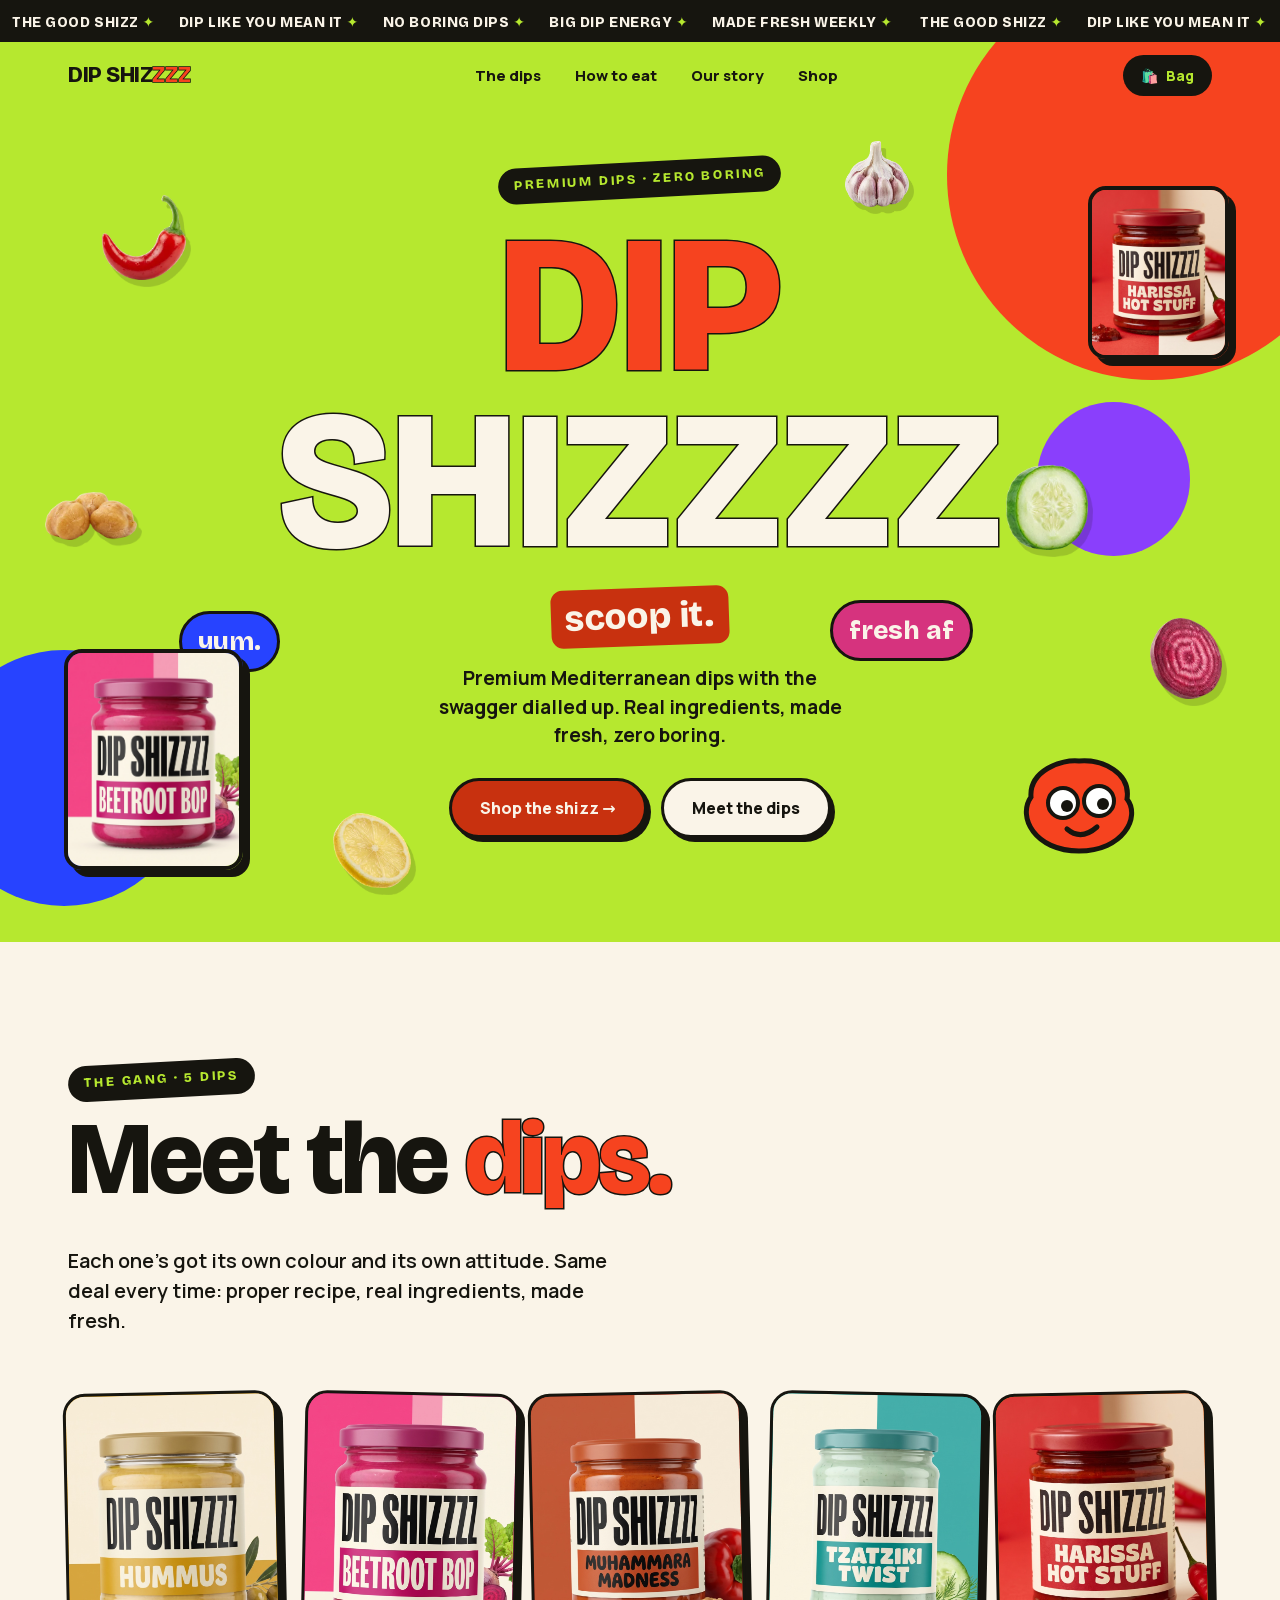
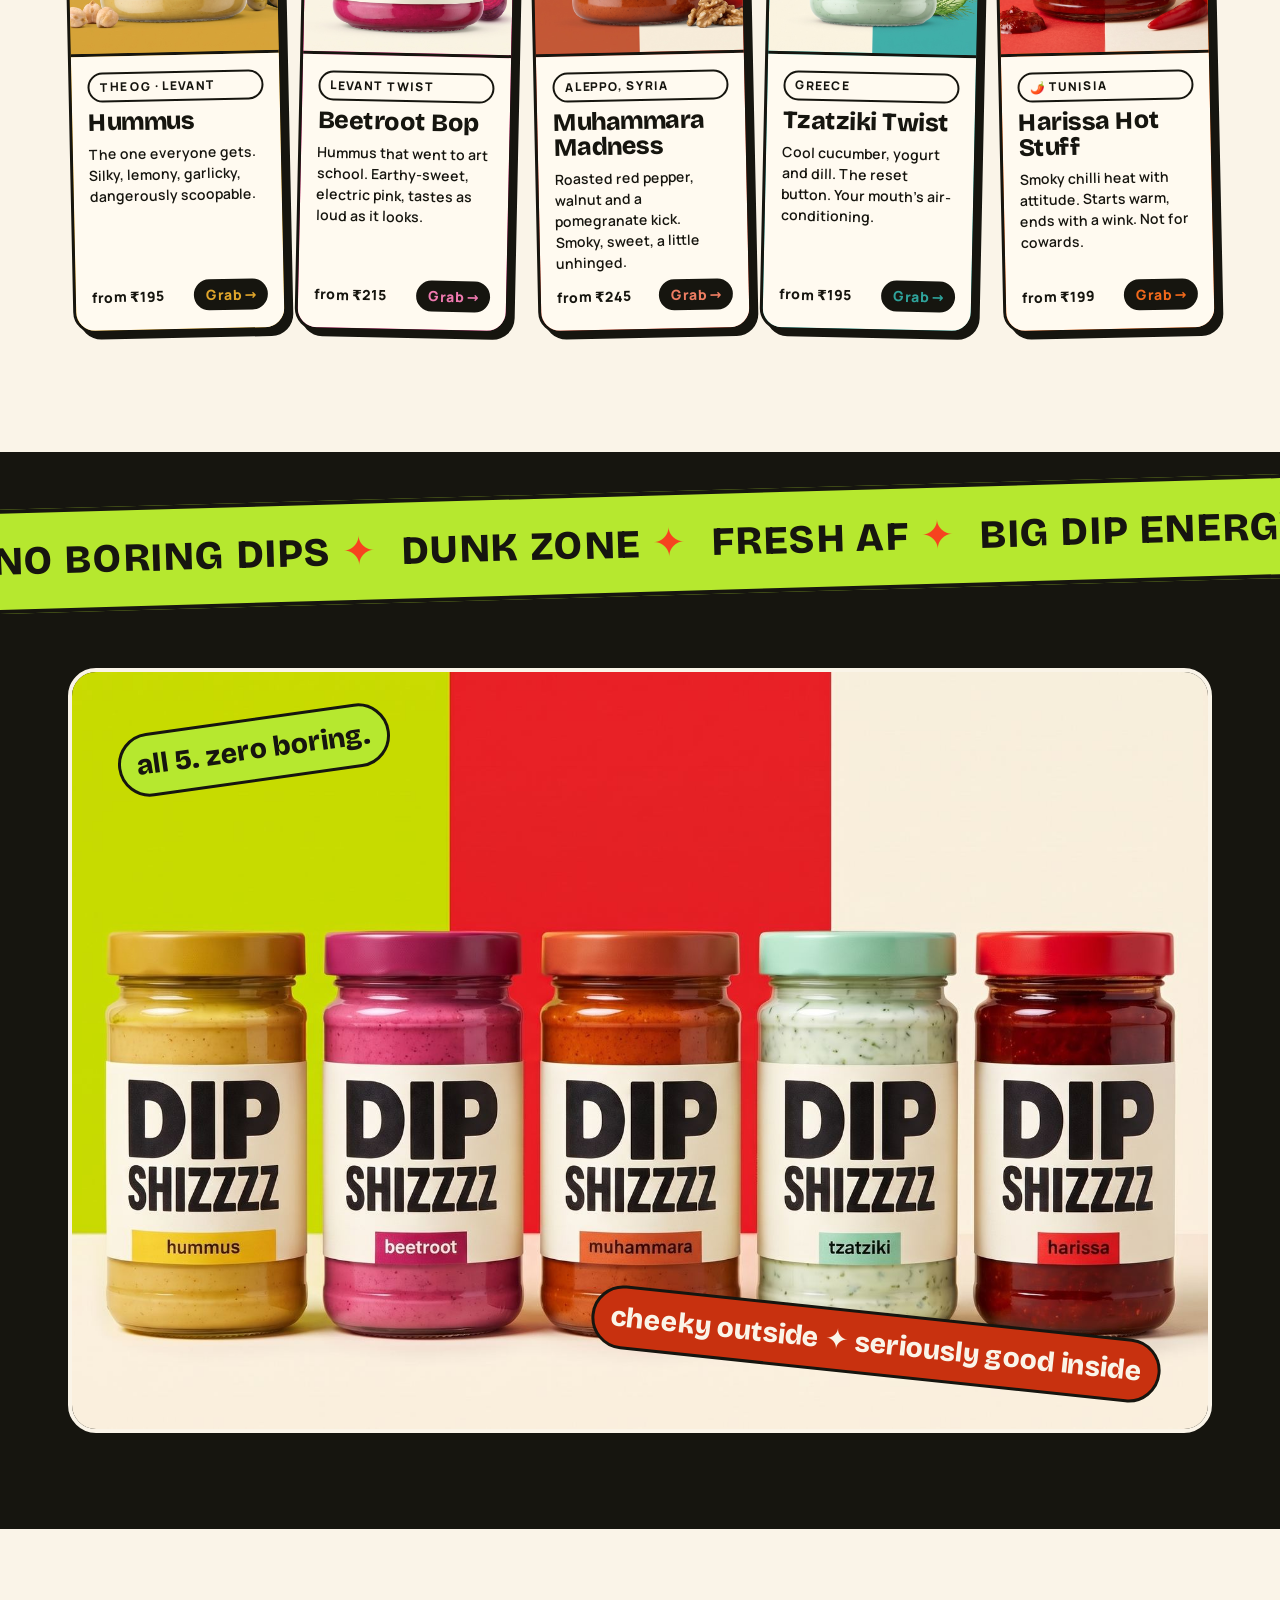
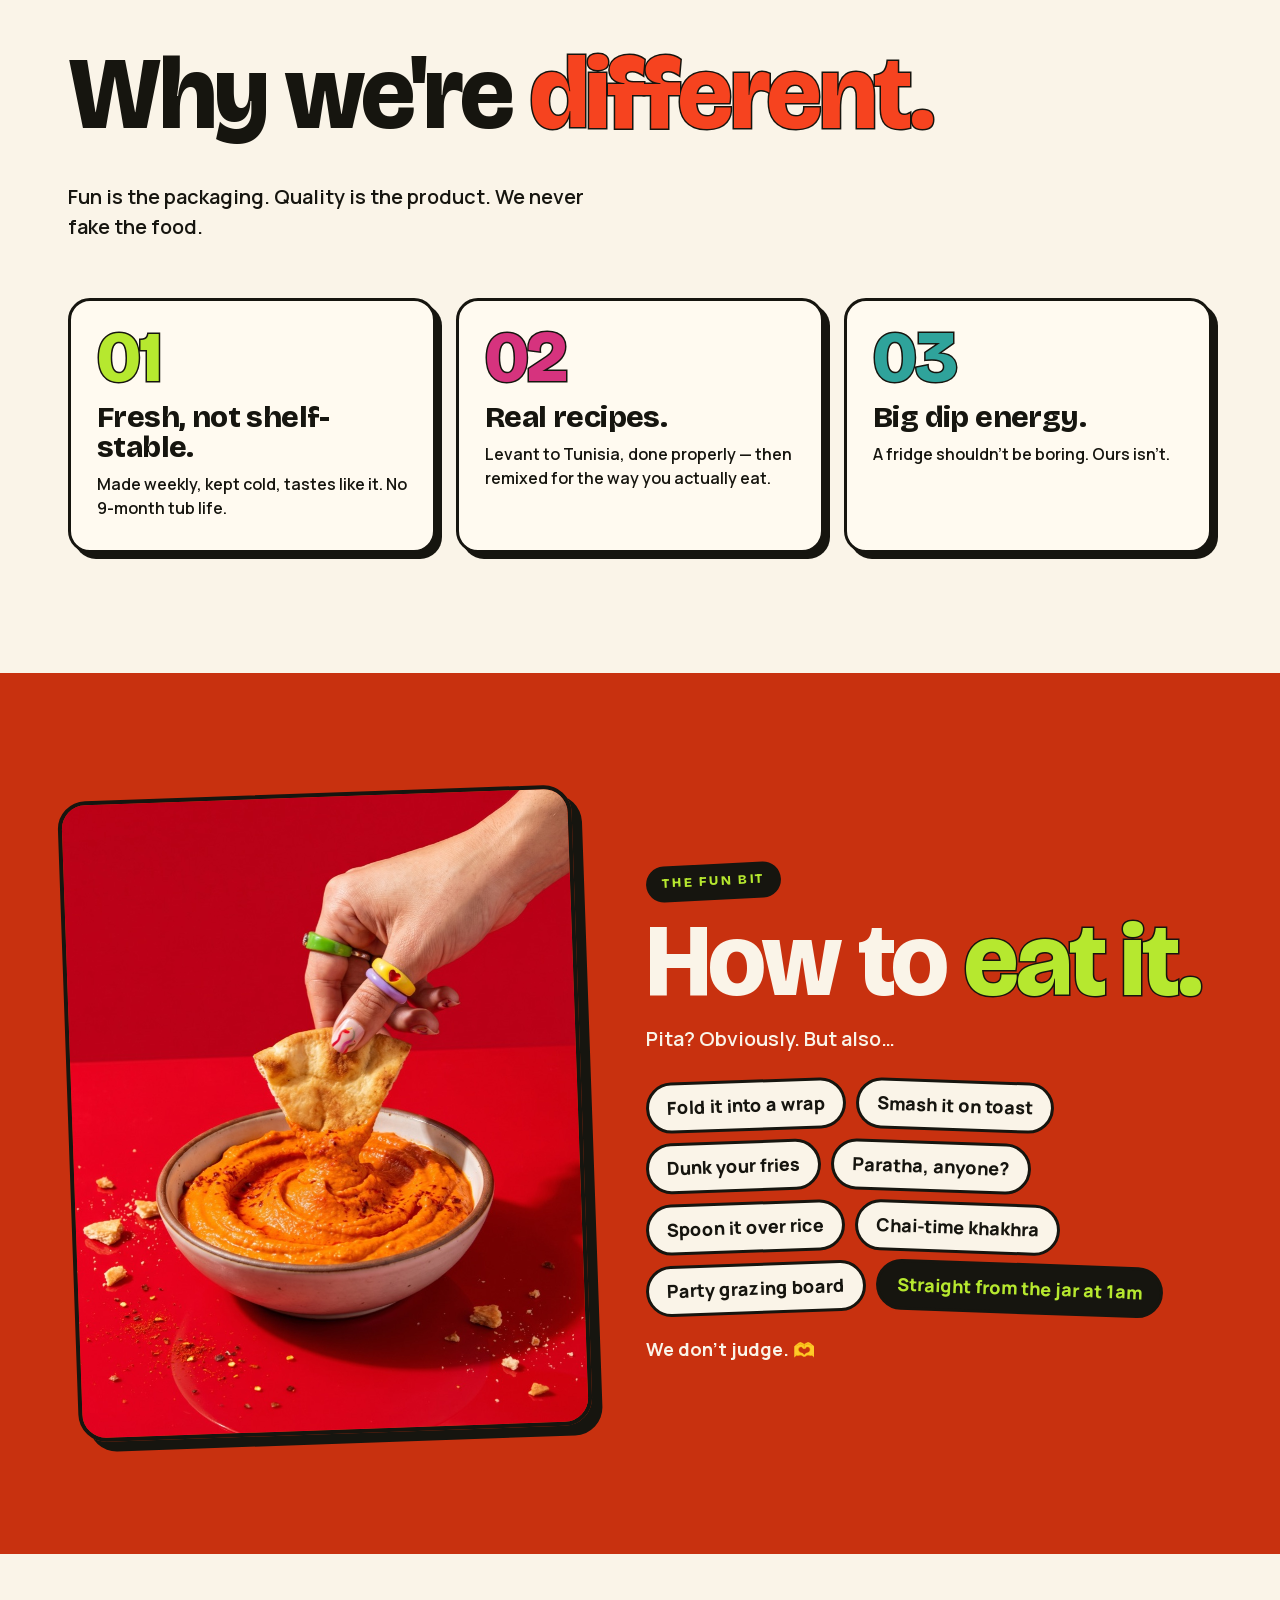
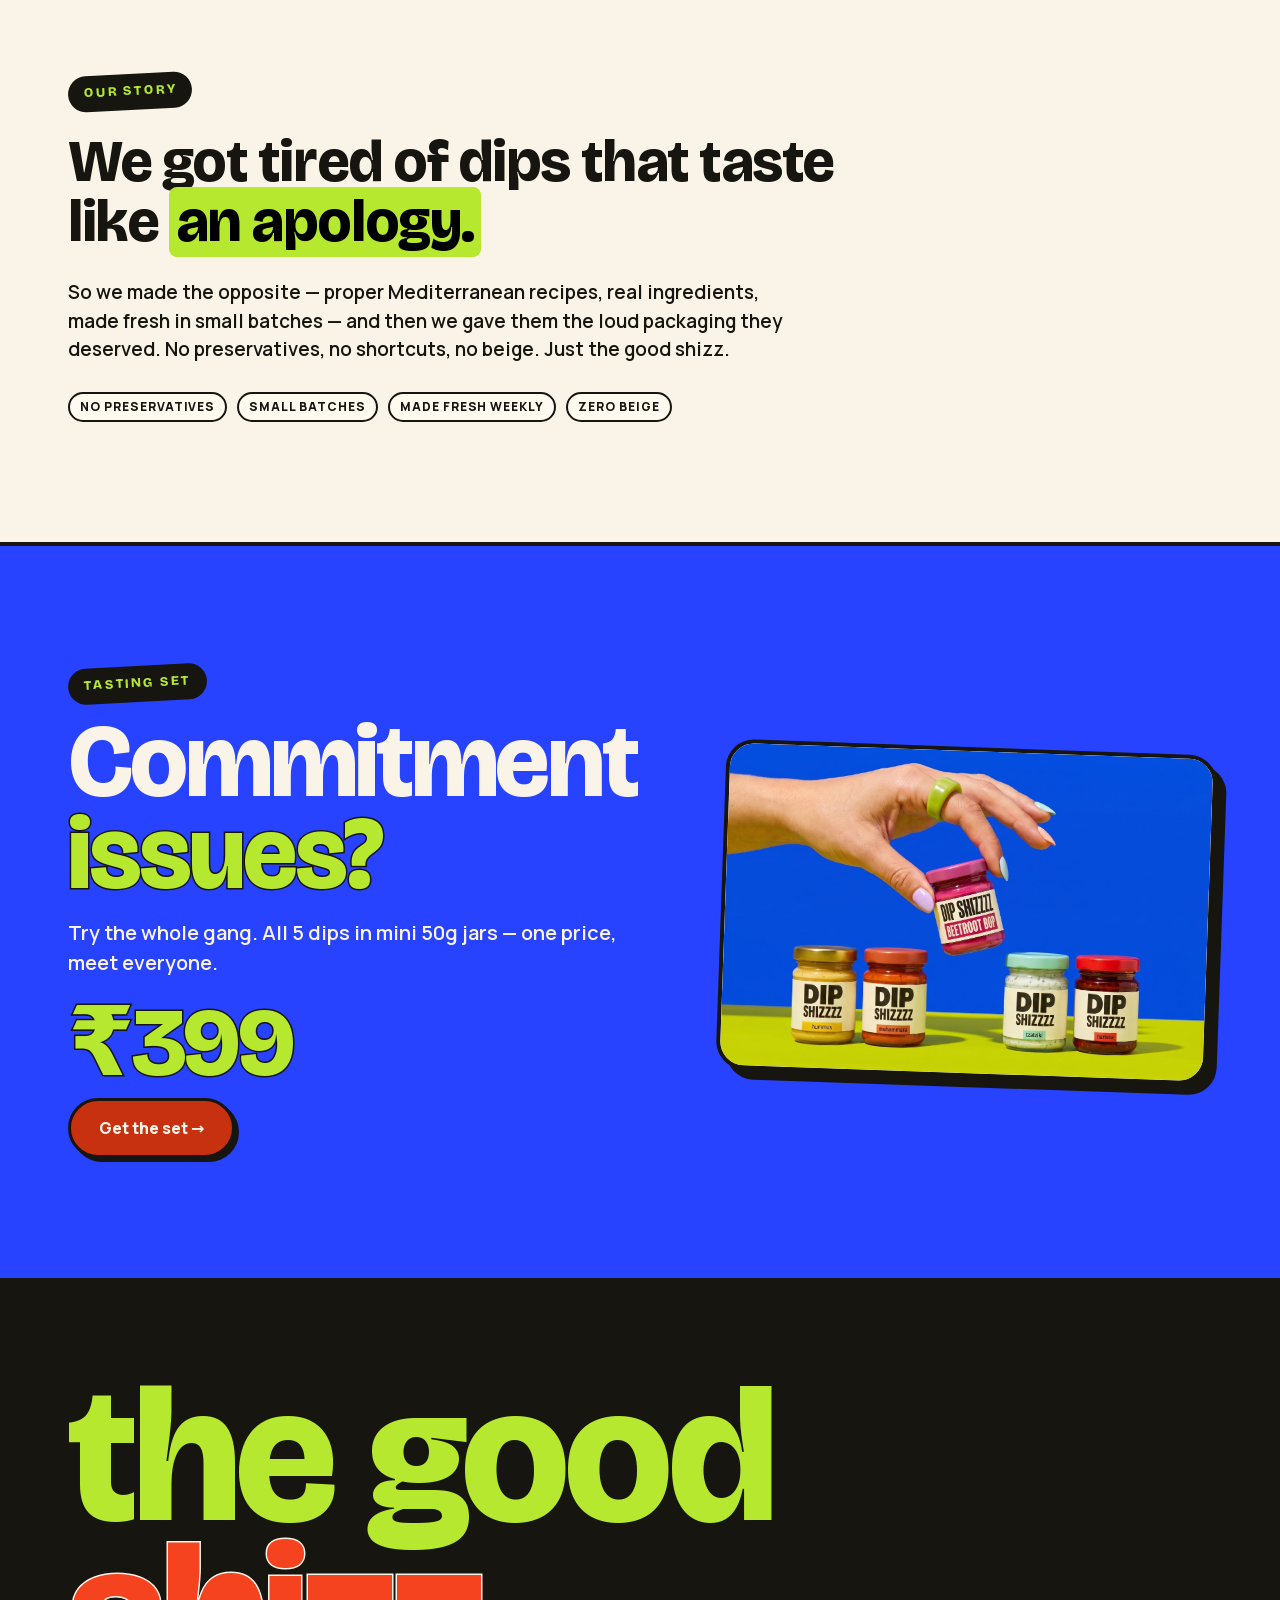
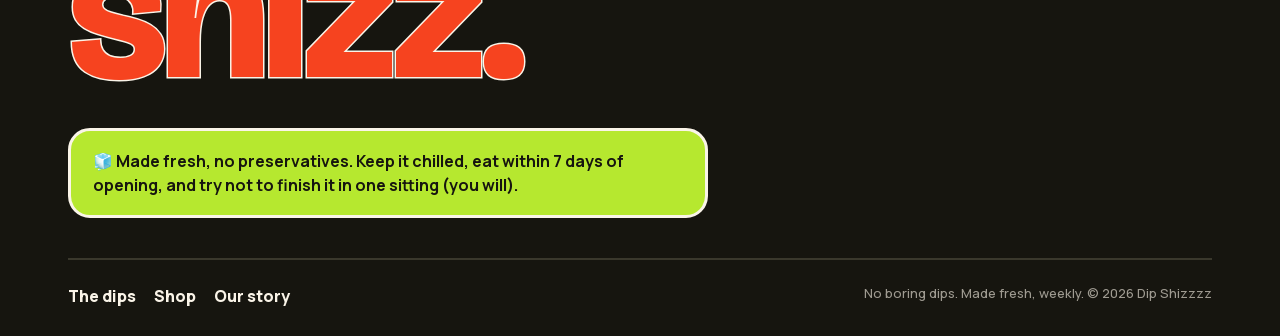
<file: index.html>
<!doctype html>
<html lang="en">
<head>
<meta charset="utf-8">
<meta name="viewport" content="width=device-width, initial-scale=1">
<meta http-equiv="Content-Security-Policy" content="default-src 'self'; base-uri 'self'; object-src 'none'; img-src 'self' data:; font-src 'self'; style-src 'self' 'unsafe-inline'; script-src 'self'; connect-src 'self'; form-action 'self'">
<meta name="referrer" content="strict-origin-when-cross-origin">
<title>Dip Shizzzz — The good shizz.</title>
<meta name="description" content="Chef-made Mediterranean dips with the swagger dialled up. Real ingredients, made fresh weekly, zero boring.">
<meta name="theme-color" content="#b6e82f">
<meta property="og:type" content="website">
<meta property="og:site_name" content="Dip Shizzzz">
<meta property="og:url" content="https://sameerkumar1236-max.github.io/">
<meta property="og:title" content="Dip Shizzzz — The good shizz.">
<meta property="og:description" content="Premium Mediterranean dips. Loud outside, legit inside. Made fresh weekly.">
<meta property="og:image" content="https://sameerkumar1236-max.github.io/assets/og.jpg">
<meta property="og:image:width" content="1200">
<meta property="og:image:height" content="630">
<meta property="og:image:alt" content="Five Dip Shizzzz jars: Hummus, Beetroot, Muhammara, Tzatziki and Harissa">
<meta name="twitter:card" content="summary_large_image">
<link rel="canonical" href="https://sameerkumar1236-max.github.io/">
<link rel="icon" href="data:image/svg+xml,%3Csvg xmlns='http://www.w3.org/2000/svg' viewBox='0 0 100 100'%3E%3Ccircle cx='50' cy='50' r='46' fill='%23f6431f' stroke='%2316150f' stroke-width='8'/%3E%3Ccircle cx='36' cy='44' r='12' fill='%23fff'/%3E%3Ccircle cx='64' cy='44' r='12' fill='%23fff'/%3E%3Ccircle cx='39' cy='46' r='5'/%3E%3Ccircle cx='67' cy='46' r='5'/%3E%3C/svg%3E">
<link rel="apple-touch-icon" href="/assets/apple-touch-icon.png">
<link rel="preload" href="assets/fonts/bricolage-800.woff2" as="font" type="font/woff2" crossorigin>
<link rel="stylesheet" href="assets/site.css?v=db6e7fdd">
</head>
<body>
<a class="skip" href="#main">Skip to content</a>

<div class="marq" aria-hidden="true"><div class="run">
  <span>THE GOOD SHIZZ <em>✦</em></span><span>DIP LIKE YOU MEAN IT <em>✦</em></span><span>NO BORING DIPS <em>✦</em></span><span>BIG DIP ENERGY <em>✦</em></span><span>MADE FRESH WEEKLY <em>✦</em></span>
  <span>THE GOOD SHIZZ <em>✦</em></span><span>DIP LIKE YOU MEAN IT <em>✦</em></span><span>NO BORING DIPS <em>✦</em></span><span>BIG DIP ENERGY <em>✦</em></span><span>MADE FRESH WEEKLY <em>✦</em></span>
</div></div>

<header class="nav" id="nav">
  <div class="wrap in">
    <a class="bm" href="/" aria-label="Dip Shizzzz home">DIP SHIZ<b>ZZZ</b></a>
    <ul class="navlinks">
      <li><a href="#dips">The dips</a></li>
      <li><a href="#eat">How to eat</a></li>
      <li><a href="#story">Our story</a></li>
      <li><a href="/shop.html">Shop</a></li>
    </ul>
    <div class="navr">
      <button class="bag" type="button" aria-label="Open bag"><span aria-hidden="true">🛍️</span> <span class="t">Bag</span> <span class="n hide" aria-hidden="true">0</span></button>
      <button class="navtoggle" id="navtoggle" type="button" aria-label="Menu" aria-expanded="false"><span></span></button>
    </div>
  </div>
  <nav class="mobmenu" aria-label="Mobile">
    <a href="#dips">The dips</a><a href="#eat">How to eat</a><a href="#story">Our story</a><a href="/shop.html">Shop →</a>
  </nav>
</header>

<main id="main">

<!-- HERO -->
<section class="hero">
  <div class="blob b1"></div><div class="blob b2"></div><div class="blob b3"></div>
  <span class="st pin s3" aria-hidden="true">yum.</span>
  <span class="st pin pk s4" aria-hidden="true">fresh af</span>
  <img class="ing i-chilli" src="assets/ing/chilli.webp" alt="" width="80" height="81">
  <img class="ing i-chickpeas" src="assets/ing/chickpeas.webp" alt="" width="80" height="41">
  <img class="ing i-lemon" src="assets/ing/lemon.webp" alt="" width="80" height="77">
  <img class="ing i-garlic" src="assets/ing/garlic.webp" alt="" width="80" height="82">
  <img class="ing i-cucumber" src="assets/ing/cucumber.webp" alt="" width="80" height="83">
  <img class="ing i-beet" src="assets/ing/beetroot.webp" alt="" width="80" height="90">
  <img class="jarcam" src="assets/jar_beetroot.jpg" alt="" width="805" height="1000">
  <img class="jarcam r" src="assets/jar_harissa.jpg" alt="" width="805" height="1000">
  <svg class="dipster" viewBox="0 0 120 110" fill="none" aria-hidden="true">
    <path d="M12 46 C10 20 42 8 60 10 C84 8 112 22 108 48 C122 66 104 100 60 100 C16 100 -2 66 12 46 Z" fill="#f6431f" stroke="#16150f" stroke-width="5"/>
    <circle cx="44" cy="52" r="15" fill="#fff" stroke="#16150f" stroke-width="4"/><circle cx="48" cy="55" r="6" fill="#16150f"/>
    <circle cx="80" cy="50" r="15" fill="#fff" stroke="#16150f" stroke-width="4"/><circle cx="84" cy="53" r="6" fill="#16150f"/>
    <path d="M48 78 Q62 90 78 76" stroke="#16150f" stroke-width="5" stroke-linecap="round"/>
  </svg>

  <div class="center">
    <span class="kick">Premium dips · zero boring</span>
    <h1 class="wm disp stroke"><span class="a">DIP</span> <span class="b">SHIZZZZ</span></h1>
    <div class="rotor" aria-hidden="true"><span class="w" id="rotor">dunk it.</span></div>
    <p class="sub">Premium Mediterranean dips with the swagger dialled up. Real ingredients, made fresh, zero boring.</p>
    <div class="cta">
      <a class="btn hot" href="shop.html">Shop the shizz →</a>
      <a class="btn" href="#dips">Meet the dips</a>
    </div>
  </div>
</section>

<!-- RANGE -->
<section class="sec" id="dips">
  <div class="wrap">
    <div class="head reveal">
      <div>
        <span class="kick">The gang · 5 dips</span>
        <h2 class="h2 disp" style="margin-top:16px">Meet the <span class="hl stroke">dips.</span></h2>
      </div>
      <p class="lede">Each one's got its own colour and its own attitude. Same deal every time: proper recipe, real ingredients, made fresh.</p>
    </div>
    <div class="range">
      <a class="dip c-hummus reveal" href="shop.html#hummus">
        <div class="ph"><img src="assets/jar_hummus.jpg" alt="Dip Shizzzz Hummus jar" loading="lazy" width="805" height="1000"></div>
        <div class="tx"><span class="tag">The OG · Levant</span><div class="nm">Hummus</div>
          <p class="pitch">The one everyone gets. Silky, lemony, garlicky, dangerously scoopable.</p>
          <div class="ft">from ₹195 <span class="go">Grab →</span></div></div>
      </a>
      <a class="dip c-beet reveal" href="shop.html#beetroot">
        <div class="ph"><img src="assets/jar_beetroot.jpg" alt="Dip Shizzzz Beetroot Bop jar" loading="lazy" width="805" height="1000"></div>
        <div class="tx"><span class="tag">Levant twist</span><div class="nm">Beetroot Bop</div>
          <p class="pitch">Hummus that went to art school. Earthy-sweet, electric pink, tastes as loud as it looks.</p>
          <div class="ft">from ₹215 <span class="go">Grab →</span></div></div>
      </a>
      <a class="dip c-muh reveal" href="shop.html#muhammara">
        <div class="ph"><img src="assets/jar_muhammara.jpg" alt="Dip Shizzzz Muhammara Madness jar" loading="lazy" width="805" height="1000"></div>
        <div class="tx"><span class="tag">Aleppo, Syria</span><div class="nm">Muhammara Madness</div>
          <p class="pitch">Roasted red pepper, walnut and a pomegranate kick. Smoky, sweet, a little unhinged.</p>
          <div class="ft">from ₹245 <span class="go">Grab →</span></div></div>
      </a>
      <a class="dip c-tz reveal" href="shop.html#tzatziki">
        <div class="ph"><img src="assets/jar_tzatziki.jpg" alt="Dip Shizzzz Tzatziki Twist jar" loading="lazy" width="805" height="1000"></div>
        <div class="tx"><span class="tag">Greece</span><div class="nm">Tzatziki Twist</div>
          <p class="pitch">Cool cucumber, yogurt and dill. The reset button. Your mouth's air-conditioning.</p>
          <div class="ft">from ₹195 <span class="go">Grab →</span></div></div>
      </a>
      <a class="dip c-har reveal" href="shop.html#harissa">
        <div class="ph"><img src="assets/jar_harissa.jpg" alt="Dip Shizzzz Harissa Hot Stuff jar" loading="lazy" width="805" height="1000"></div>
        <div class="tx"><span class="tag">🌶️ Tunisia</span><div class="nm">Harissa Hot Stuff</div>
          <p class="pitch">Smoky chilli heat with attitude. Starts warm, ends with a wink. Not for cowards.</p>
          <div class="ft">from ₹199 <span class="go">Grab →</span></div></div>
      </a>
    </div>
  </div>
</section>

<!-- LINE-UP BAND -->
<section class="band" aria-label="The full range">
  <div class="marq big" aria-hidden="true"><div class="run">
    <span>NO BORING DIPS <em>✦</em></span><span>DUNK ZONE <em>✦</em></span><span>FRESH AF <em>✦</em></span><span>BIG DIP ENERGY <em>✦</em></span><span>NEW DROP <em>✦</em></span>
    <span>NO BORING DIPS <em>✦</em></span><span>DUNK ZONE <em>✦</em></span><span>FRESH AF <em>✦</em></span><span>BIG DIP ENERGY <em>✦</em></span><span>NEW DROP <em>✦</em></span>
  </div></div>
  <div class="wrap" style="margin-top:clamp(40px,6vw,72px)">
    <div class="frame reveal">
      <img src="assets/range.jpg" alt="All five Dip Shizzzz jars lined up: Hummus, Beetroot, Muhammara, Tzatziki and Harissa" loading="lazy" width="1800" height="1208">
      <span class="st pin a">all 5. zero boring.</span>
      <span class="st pin b">cheeky outside ✦ seriously good inside</span>
    </div>
  </div>
</section>

<!-- PILLARS -->
<section class="sec">
  <div class="wrap">
    <div class="head reveal">
      <h2 class="h2 disp">Why we're <span class="hl stroke">different.</span></h2>
      <p class="lede">Fun is the packaging. Quality is the product. We never fake the food.</p>
    </div>
    <div class="pillars">
      <div class="pillar reveal"><div class="num disp">01</div><h3>Fresh, not shelf-stable.</h3><p>Made weekly, kept cold, tastes like it. No 9-month tub life.</p></div>
      <div class="pillar reveal"><div class="num disp">02</div><h3>Real recipes.</h3><p>Levant to Tunisia, done properly — then remixed for the way you actually eat.</p></div>
      <div class="pillar reveal"><div class="num disp">03</div><h3>Big dip energy.</h3><p>A fridge shouldn't be boring. Ours isn't.</p></div>
    </div>
  </div>
</section>

<!-- HOW TO EAT -->
<section class="sec eat" id="eat">
  <div class="wrap grid">
    <div class="ph reveal"><img src="assets/dunk.jpg" alt="A hand dunking pita into a bowl of Muhammara" loading="lazy" width="886" height="1100"></div>
    <div class="reveal">
      <span class="kick">The fun bit</span>
      <h2 class="h2 disp" style="margin-top:16px">How to <span class="hl stroke">eat it.</span></h2>
      <p class="lede">Pita? Obviously. But also…</p>
      <ul class="ways">
        <li>Fold it into a wrap</li><li>Smash it on toast</li><li>Dunk your fries</li><li>Paratha, anyone?</li>
        <li>Spoon it over rice</li><li>Chai-time khakhra</li><li>Party grazing board</li><li class="last">Straight from the jar at 1am</li>
      </ul>
      <p class="note">We don't judge. 🫶</p>
    </div>
  </div>
</section>

<!-- STORY -->
<section class="sec story" id="story">
  <div class="wrap">
    <h2 class="kick reveal">Our story</h2>
    <p class="q reveal" style="margin-top:22px">We got tired of dips that taste like <mark>an apology.</mark></p>
    <p class="body reveal">So we made the opposite — proper Mediterranean recipes, real ingredients, made fresh in small batches — and then we gave them the loud packaging they deserved. No preservatives, no shortcuts, no beige. Just the good shizz.</p>
    <div class="sig reveal"><span class="tag">No preservatives</span><span class="tag">Small batches</span><span class="tag">Made fresh weekly</span><span class="tag">Zero beige</span></div>
  </div>
</section>

<!-- TASTING SET -->
<section class="sec promo">
  <div class="wrap grid">
    <div class="reveal">
      <span class="kick">Tasting Set</span>
      <h2 class="h2 disp" style="margin-top:16px">Commitment <span class="hl stroke">issues?</span></h2>
      <p class="lede">Try the whole gang. All 5 dips in mini 50g jars — one price, meet everyone.</p>
      <div class="price disp">₹399</div>
      <a class="btn hot" href="shop.html#tasting-set">Get the set →</a>
    </div>
    <div class="ph reveal"><img src="assets/tasting_pinch.jpg" alt="A hand picking up a tiny Beetroot Bop mini jar, with the other four mini jars below" loading="lazy" width="1400" height="939"></div>
  </div>
</section>

</main>

<footer class="foot">
  <div class="wrap">
    <div class="big disp">the good<br><b>shizz.</b></div>
    <p class="fresh">🧊 Made fresh, no preservatives. Keep it chilled, eat within 7 days of opening, and try not to finish it in one sitting (you will).</p>
    <div class="row">
      <div><a href="/#dips">The dips</a><a href="/shop.html">Shop</a><a href="/#story">Our story</a></div>
      <small>No boring dips. Made fresh, weekly. © 2026 Dip Shizzzz</small>
    </div>
  </div>
</footer>

<div class="ov" id="ov"></div>
<aside class="cart" id="cart" role="dialog" aria-modal="true" aria-labelledby="carttitle" aria-hidden="true">
  <div class="top"><h2 id="carttitle">Your bag</h2><button class="x" id="cartx" type="button" aria-label="Close bag">✕</button></div>
  <div class="items" id="items"></div>
  <p class="sr" id="cartlive" aria-live="polite"></p>
  <div class="bot">
    <div class="sub"><span>Subtotal</span><span id="sub">₹0</span></div>
    <p class="fine">Checkout sends your order to us on WhatsApp — we confirm delivery &amp; payment there.</p>
    <button class="btn go" id="checkout" type="button">Order on WhatsApp →</button>
  </div>
</aside>

<script src="assets/site.js?v=674b71d4" defer></script>
</body>
</html>
</file>
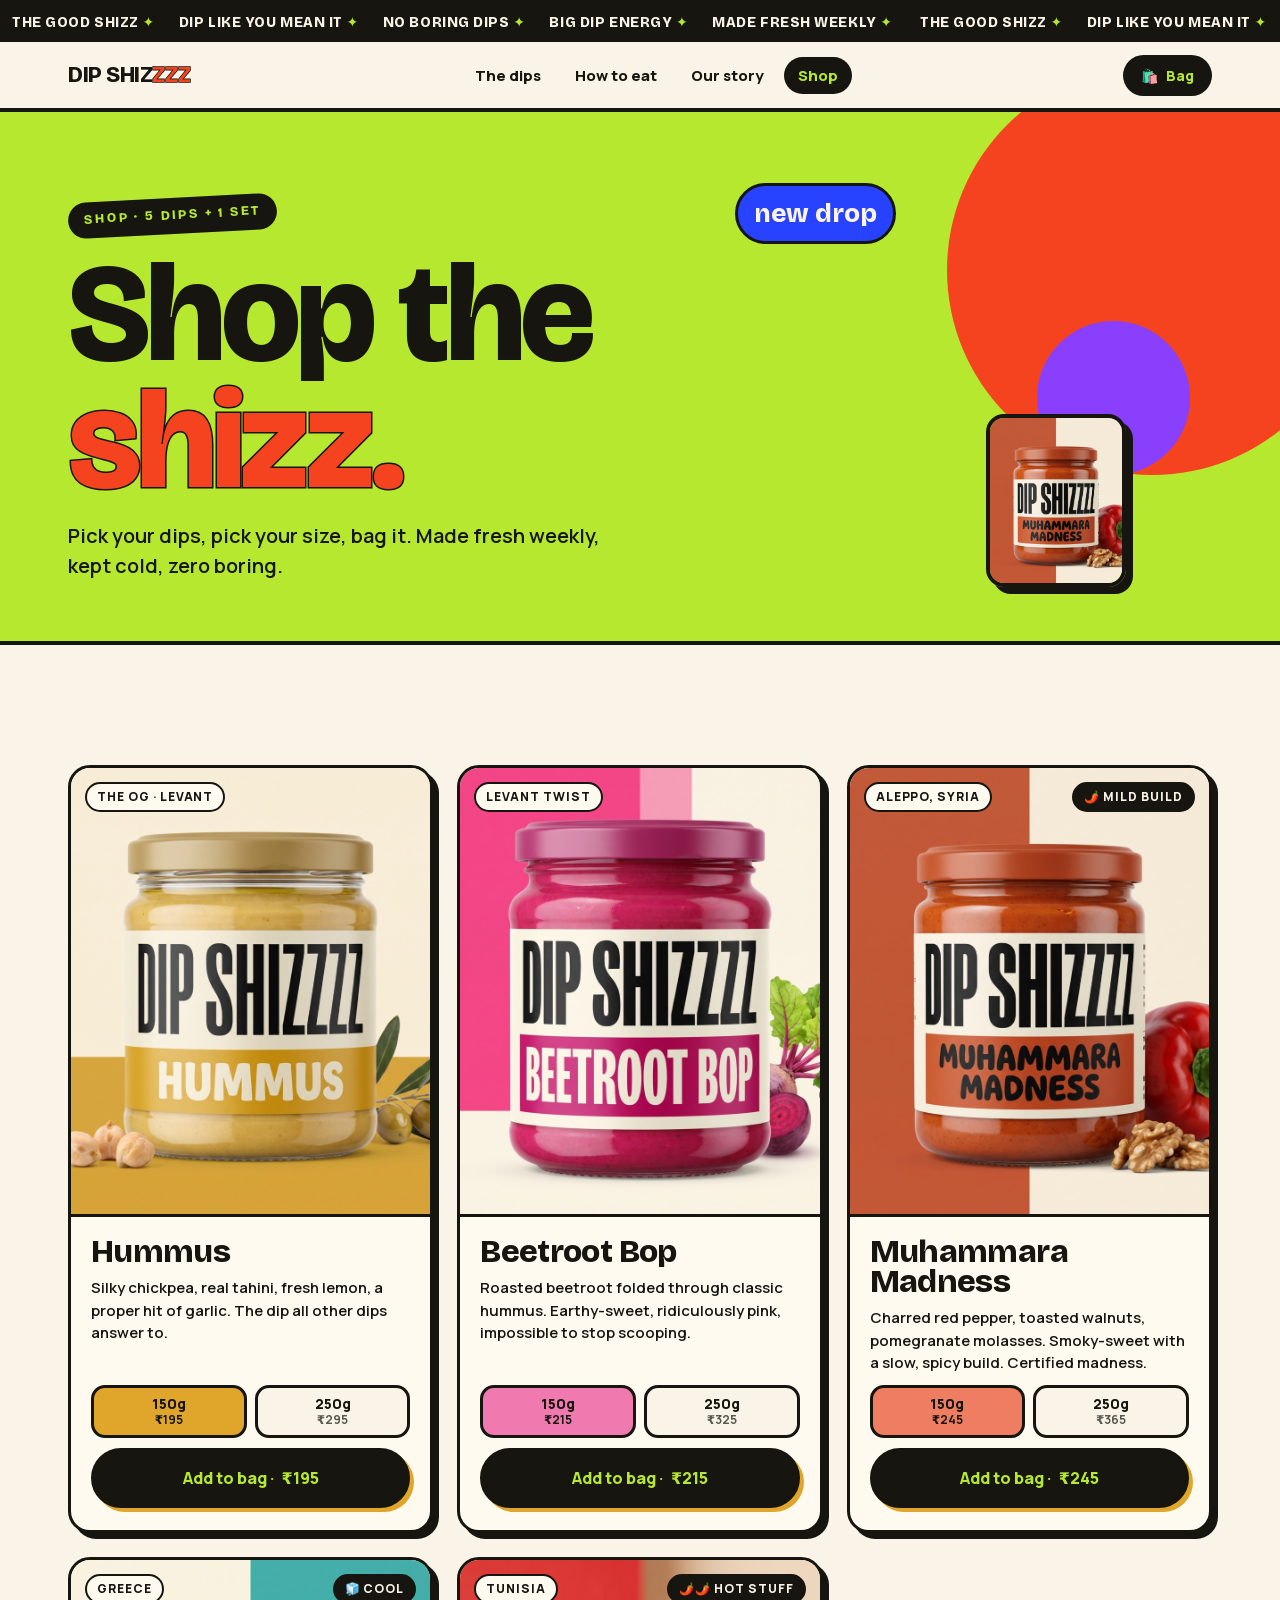
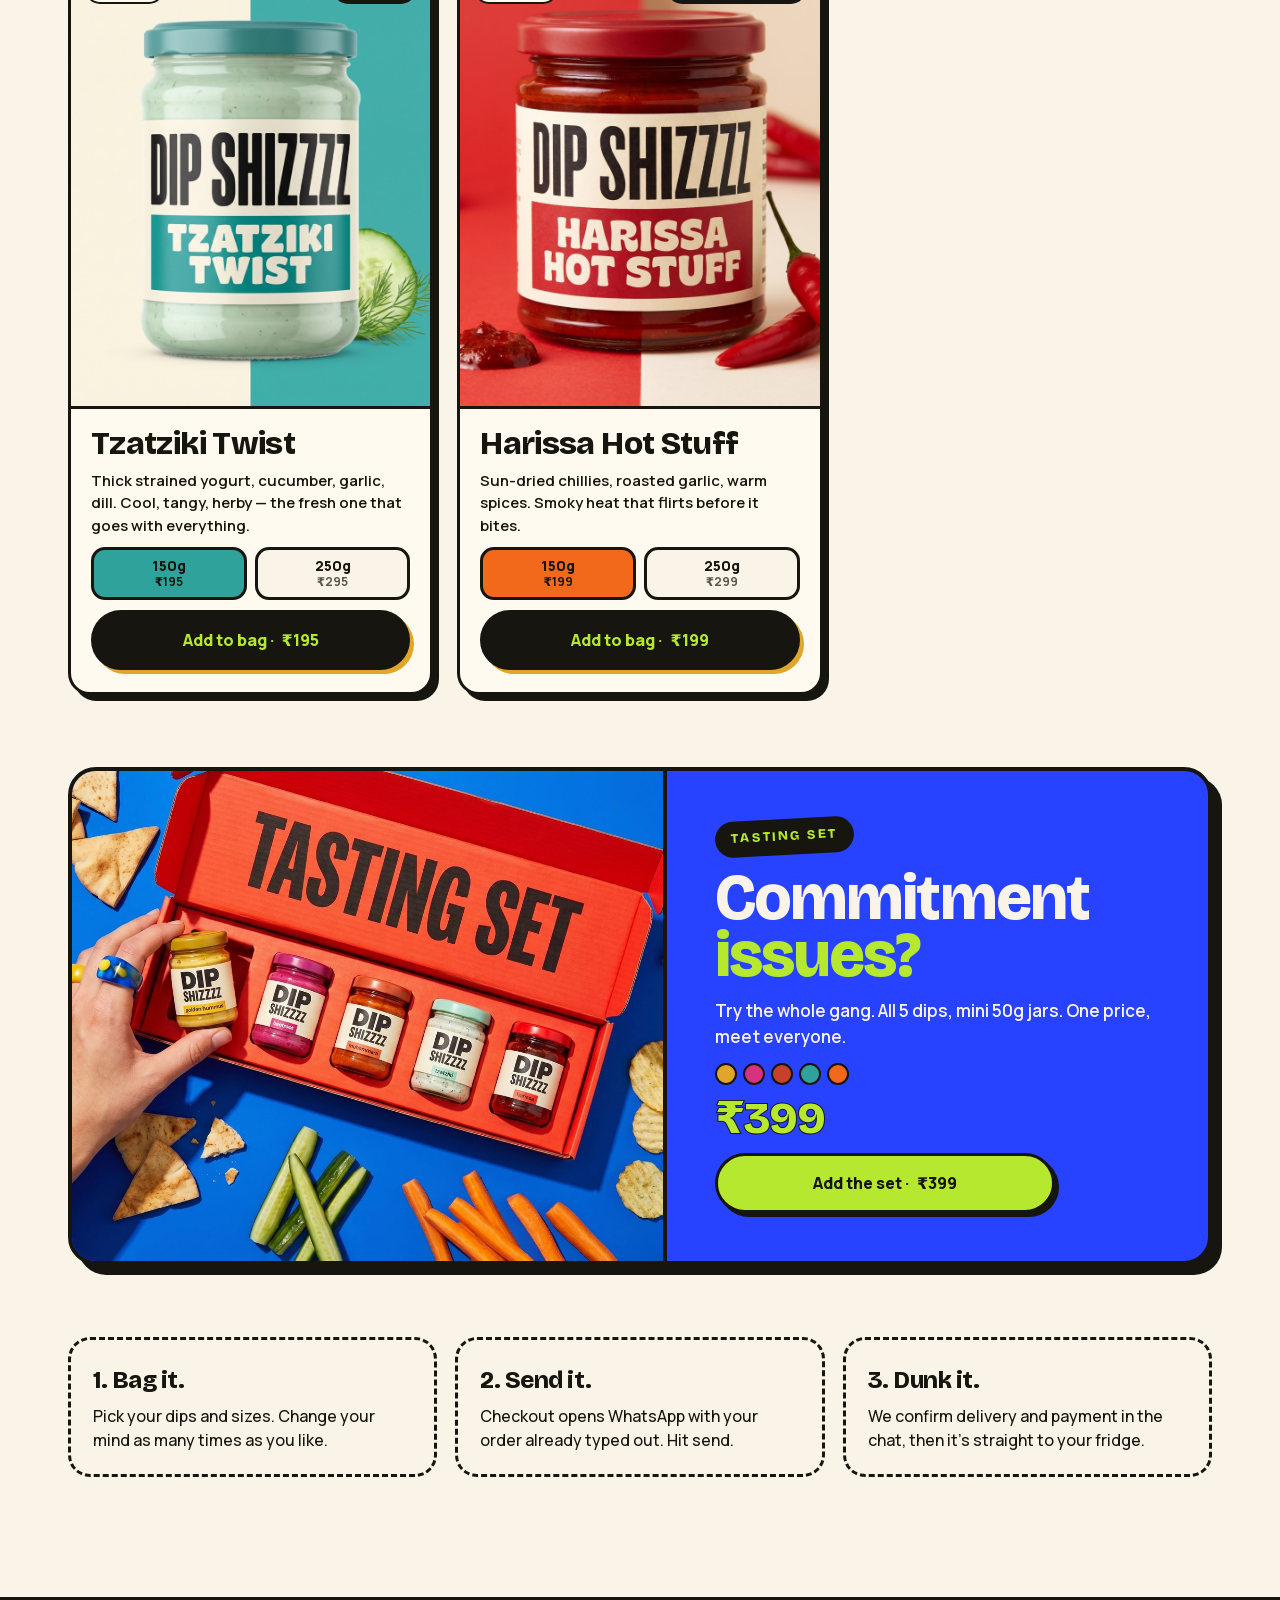
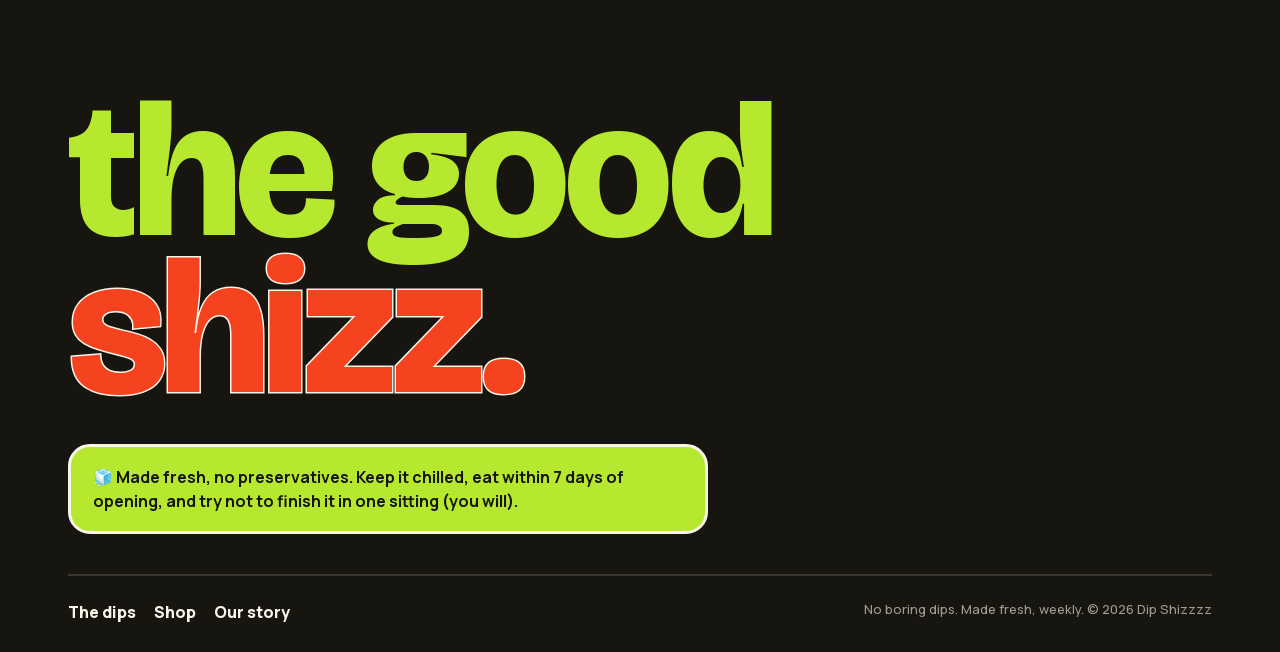
<file: shop.html>
<!doctype html>
<html lang="en">
<head>
<meta charset="utf-8">
<meta name="viewport" content="width=device-width, initial-scale=1">
<meta http-equiv="Content-Security-Policy" content="default-src 'self'; base-uri 'self'; object-src 'none'; img-src 'self' data:; font-src 'self'; style-src 'self' 'unsafe-inline'; script-src 'self'; connect-src 'self'; form-action 'self'">
<meta name="referrer" content="strict-origin-when-cross-origin">
<title>Shop — Dip Shizzzz</title>
<meta name="description" content="Shop the shizz: five fresh Mediterranean dips in 150g and 250g jars, plus a 5-mini Tasting Set. Made fresh weekly.">
<meta name="theme-color" content="#b6e82f">
<meta property="og:type" content="website">
<meta property="og:site_name" content="Dip Shizzzz">
<meta property="og:url" content="https://sameerkumar1236-max.github.io/shop.html">
<meta property="og:title" content="Shop the shizz — Dip Shizzzz">
<meta property="og:description" content="Pick your dips, pick your size, bag it. Made fresh weekly, kept cold, zero boring.">
<meta property="og:image" content="https://sameerkumar1236-max.github.io/assets/og.jpg">
<meta property="og:image:width" content="1200">
<meta property="og:image:height" content="630">
<meta property="og:image:alt" content="Five Dip Shizzzz jars: Hummus, Beetroot, Muhammara, Tzatziki and Harissa">
<meta name="twitter:card" content="summary_large_image">
<link rel="canonical" href="https://sameerkumar1236-max.github.io/shop.html">
<link rel="icon" href="data:image/svg+xml,%3Csvg xmlns='http://www.w3.org/2000/svg' viewBox='0 0 100 100'%3E%3Ccircle cx='50' cy='50' r='46' fill='%23f6431f' stroke='%2316150f' stroke-width='8'/%3E%3Ccircle cx='36' cy='44' r='12' fill='%23fff'/%3E%3Ccircle cx='64' cy='44' r='12' fill='%23fff'/%3E%3Ccircle cx='39' cy='46' r='5'/%3E%3Ccircle cx='67' cy='46' r='5'/%3E%3C/svg%3E">
<link rel="apple-touch-icon" href="/assets/apple-touch-icon.png">
<link rel="preload" href="assets/jar_hummus.jpg" as="image">
<link rel="apple-touch-icon" href="/assets/apple-touch-icon.png">
<link rel="preload" href="assets/fonts/bricolage-800.woff2" as="font" type="font/woff2" crossorigin>
<link rel="stylesheet" href="assets/site.css?v=db6e7fdd">
</head>
<body>
<a class="skip" href="#main">Skip to content</a>

<div class="marq" aria-hidden="true"><div class="run">
  <span>THE GOOD SHIZZ <em>✦</em></span><span>DIP LIKE YOU MEAN IT <em>✦</em></span><span>NO BORING DIPS <em>✦</em></span><span>BIG DIP ENERGY <em>✦</em></span><span>MADE FRESH WEEKLY <em>✦</em></span>
  <span>THE GOOD SHIZZ <em>✦</em></span><span>DIP LIKE YOU MEAN IT <em>✦</em></span><span>NO BORING DIPS <em>✦</em></span><span>BIG DIP ENERGY <em>✦</em></span><span>MADE FRESH WEEKLY <em>✦</em></span>
</div></div>

<header class="nav solid" id="nav">
  <div class="wrap in">
    <a class="bm" href="/" aria-label="Dip Shizzzz home">DIP SHIZ<b>ZZZ</b></a>
    <ul class="navlinks">
      <li><a href="/#dips">The dips</a></li>
      <li><a href="/#eat">How to eat</a></li>
      <li><a href="/#story">Our story</a></li>
      <li><a href="/shop.html" aria-current="page">Shop</a></li>
    </ul>
    <div class="navr">
      <button class="bag" type="button" aria-label="Open bag"><span aria-hidden="true">🛍️</span> <span class="t">Bag</span> <span class="n hide" aria-hidden="true">0</span></button>
      <button class="navtoggle" id="navtoggle" type="button" aria-label="Menu" aria-expanded="false"><span></span></button>
    </div>
  </div>
  <nav class="mobmenu" aria-label="Mobile">
    <a href="/#dips">The dips</a><a href="/#eat">How to eat</a><a href="/#story">Our story</a><a href="/shop.html">Shop →</a>
  </nav>
</header>

<main id="main">
<section class="shophero">
  <div class="blob b1"></div><div class="blob b3"></div>
  <img class="jarcam r" src="assets/jar_muhammara.jpg" alt="" width="805" height="1000" style="top:auto;bottom:10%;right:12%;display:block">
  <span class="st pin s3" aria-hidden="true" style="top:14%;bottom:auto;left:auto;right:30%">new drop</span>
  <div class="wrap" style="position:relative;z-index:2">
    <span class="kick">Shop · 5 dips + 1 set</span>
    <h1 class="h2 disp" style="margin-top:18px">Shop the<br><span class="hl stroke">shizz.</span></h1>
    <p class="lede">Pick your dips, pick your size, bag it. Made fresh weekly, kept cold, zero boring.</p>
  </div>
</section>

<section class="sec">
  <div class="wrap">
    <div class="shopgrid">
      <article class="card c-hummus reveal" id="hummus" data-product="hummus">
        <div class="ph"><img src="assets/jar_hummus.jpg" alt="Dip Shizzzz Hummus jar" loading="lazy" width="805" height="1000"><span class="tag">The OG · Levant</span></div>
        <div class="tx">
          <h2 class="nm disp">Hummus</h2>
          <p class="desc">Silky chickpea, real tahini, fresh lemon, a proper hit of garlic. The dip all other dips answer to.</p>
          <div class="sizes" role="group" aria-label="Choose a size for Hummus">
            <button class="size" type="button" aria-pressed="true" data-size="150g" data-price="195">150g<span>₹195</span></button>
            <button class="size" type="button" aria-pressed="false" data-size="250g" data-price="295">250g<span>₹295</span></button>
          </div>
          <button class="btn add" type="button" data-name="Hummus" data-size="150g" data-price="195">Add to bag · <span class="ap">₹195</span></button>
        </div>
      </article>
      <article class="card c-beet reveal" id="beetroot" data-product="beetroot">
        <div class="ph"><img src="assets/jar_beetroot.jpg" alt="Dip Shizzzz Beetroot Bop jar" loading="lazy" width="805" height="1000"><span class="tag">Levant twist</span></div>
        <div class="tx">
          <h2 class="nm disp">Beetroot Bop</h2>
          <p class="desc">Roasted beetroot folded through classic hummus. Earthy-sweet, ridiculously pink, impossible to stop scooping.</p>
          <div class="sizes" role="group" aria-label="Choose a size for Beetroot Bop">
            <button class="size" type="button" aria-pressed="true" data-size="150g" data-price="215">150g<span>₹215</span></button>
            <button class="size" type="button" aria-pressed="false" data-size="250g" data-price="325">250g<span>₹325</span></button>
          </div>
          <button class="btn add" type="button" data-name="Beetroot Bop" data-size="150g" data-price="215">Add to bag · <span class="ap">₹215</span></button>
        </div>
      </article>
      <article class="card c-muh reveal" id="muhammara" data-product="muhammara">
        <div class="ph"><img src="assets/jar_muhammara.jpg" alt="Dip Shizzzz Muhammara Madness jar" loading="lazy" width="805" height="1000"><span class="tag">Aleppo, Syria</span><span class="tag heat">🌶️ mild build</span></div>
        <div class="tx">
          <h2 class="nm disp">Muhammara Madness</h2>
          <p class="desc">Charred red pepper, toasted walnuts, pomegranate molasses. Smoky-sweet with a slow, spicy build. Certified madness.</p>
          <div class="sizes" role="group" aria-label="Choose a size for Muhammara Madness">
            <button class="size" type="button" aria-pressed="true" data-size="150g" data-price="245">150g<span>₹245</span></button>
            <button class="size" type="button" aria-pressed="false" data-size="250g" data-price="365">250g<span>₹365</span></button>
          </div>
          <button class="btn add" type="button" data-name="Muhammara Madness" data-size="150g" data-price="245">Add to bag · <span class="ap">₹245</span></button>
        </div>
      </article>
      <article class="card c-tz reveal" id="tzatziki" data-product="tzatziki">
        <div class="ph"><img src="assets/jar_tzatziki.jpg" alt="Dip Shizzzz Tzatziki Twist jar" loading="lazy" width="805" height="1000"><span class="tag">Greece</span><span class="tag heat">🧊 cool</span></div>
        <div class="tx">
          <h2 class="nm disp">Tzatziki Twist</h2>
          <p class="desc">Thick strained yogurt, cucumber, garlic, dill. Cool, tangy, herby — the fresh one that goes with everything.</p>
          <div class="sizes" role="group" aria-label="Choose a size for Tzatziki Twist">
            <button class="size" type="button" aria-pressed="true" data-size="150g" data-price="195">150g<span>₹195</span></button>
            <button class="size" type="button" aria-pressed="false" data-size="250g" data-price="295">250g<span>₹295</span></button>
          </div>
          <button class="btn add" type="button" data-name="Tzatziki Twist" data-size="150g" data-price="195">Add to bag · <span class="ap">₹195</span></button>
        </div>
      </article>
      <article class="card c-har reveal" id="harissa" data-product="harissa">
        <div class="ph"><img src="assets/jar_harissa.jpg" alt="Dip Shizzzz Harissa Hot Stuff jar" loading="lazy" width="805" height="1000"><span class="tag">Tunisia</span><span class="tag heat">🌶️🌶️ hot stuff</span></div>
        <div class="tx">
          <h2 class="nm disp">Harissa Hot Stuff</h2>
          <p class="desc">Sun-dried chillies, roasted garlic, warm spices. Smoky heat that flirts before it bites.</p>
          <div class="sizes" role="group" aria-label="Choose a size for Harissa Hot Stuff">
            <button class="size" type="button" aria-pressed="true" data-size="150g" data-price="199">150g<span>₹199</span></button>
            <button class="size" type="button" aria-pressed="false" data-size="250g" data-price="299">250g<span>₹299</span></button>
          </div>
          <button class="btn add" type="button" data-name="Harissa Hot Stuff" data-size="150g" data-price="199">Add to bag · <span class="ap">₹199</span></button>
        </div>
      </article>
    </div>

    <article class="set reveal" id="tasting-set" data-product="tasting">
      <div class="ph"><img src="assets/tasting_box.jpg" alt="The Dip Shizzzz Tasting Set: five mini jars in a red box, with pita, chips and veggie sticks" loading="lazy" width="1400" height="939"></div>
      <div class="tx">
        <span class="kick" style="align-self:flex-start">Tasting Set</span>
        <h2 class="nm disp">Commitment <span class="hl">issues?</span></h2>
        <p style="font-weight:600;font-size:17px">Try the whole gang. All 5 dips, mini 50g jars. One price, meet everyone.</p>
        <div class="dots" aria-hidden="true"><i style="background:var(--hummus)"></i><i style="background:var(--beet)"></i><i style="background:var(--muh)"></i><i style="background:var(--tz)"></i><i style="background:var(--har)"></i></div>
        <div class="pr disp">₹399</div>
        <button class="btn add" type="button" data-name="Tasting Set" data-size="5 × 50g" data-price="399">Add the set · <span class="ap">₹399</span></button>
      </div>
    </article>

    <div class="how">
      <div class="reveal"><b>1. Bag it.</b>Pick your dips and sizes. Change your mind as many times as you like.</div>
      <div class="reveal"><b>2. Send it.</b>Checkout opens WhatsApp with your order already typed out. Hit send.</div>
      <div class="reveal"><b>3. Dunk it.</b>We confirm delivery and payment in the chat, then it's straight to your fridge.</div>
    </div>
  </div>
</section>
</main>

<footer class="foot">
  <div class="wrap">
    <div class="big disp">the good<br><b>shizz.</b></div>
    <p class="fresh">🧊 Made fresh, no preservatives. Keep it chilled, eat within 7 days of opening, and try not to finish it in one sitting (you will).</p>
    <div class="row">
      <div><a href="/#dips">The dips</a><a href="/shop.html">Shop</a><a href="/#story">Our story</a></div>
      <small>No boring dips. Made fresh, weekly. © 2026 Dip Shizzzz</small>
    </div>
  </div>
</footer>

<div class="ov" id="ov"></div>
<aside class="cart" id="cart" role="dialog" aria-modal="true" aria-labelledby="carttitle" aria-hidden="true">
  <div class="top"><h2 id="carttitle">Your bag</h2><button class="x" id="cartx" type="button" aria-label="Close bag">✕</button></div>
  <div class="items" id="items"></div>
  <p class="sr" id="cartlive" aria-live="polite"></p>
  <div class="bot">
    <div class="sub"><span>Subtotal</span><span id="sub">₹0</span></div>
    <p class="fine">Checkout sends your order to us on WhatsApp — we confirm delivery &amp; payment there.</p>
    <button class="btn go" id="checkout" type="button">Order on WhatsApp →</button>
  </div>
</aside>

<script src="assets/site.js?v=674b71d4" defer></script>
</body>
</html>
</file>
<file: assets/site.css>
/* DIP SHIZZZZ — shared styles */
@font-face{font-family:'Bricolage';src:url(fonts/bricolage-800.woff2) format('woff2');font-weight:800;font-display:swap}
@font-face{font-family:'Manrope';src:url(fonts/manrope.woff2) format('woff2');font-weight:400 800;font-display:swap}

:root{
  --cream:#faf4e8;--paper:#fffaf0;--ink:#16150f;--lime:#b6e82f;--chilli:#f6431f;--cobalt:#2743ff;--grape:#8a3ffc;
  --chilli-d:#c8310f;
  --hummus:#e0a52b;--beet:#d6337e;--muh:#c6412a;--tz:#2fa39b;--har:#f2691b;
  --disp:'Bricolage',system-ui,sans-serif;--body:'Manrope',system-ui,sans-serif;
  --r:22px;--pad:clamp(16px,4vw,48px);--max:1240px;
}
*,*::before,*::after{box-sizing:border-box;margin:0;padding:0}
html{scroll-behavior:smooth;-webkit-text-size-adjust:100%}
body{font-family:var(--body);font-weight:500;background:var(--cream);color:var(--ink);overflow-x:hidden;line-height:1.5}
img{display:block;max-width:100%;height:auto}
a{color:inherit}
button{font:inherit;color:inherit;cursor:pointer}
:focus-visible{outline:3px solid var(--cobalt);outline-offset:3px}
.promo :focus-visible,.set :focus-visible,.foot :focus-visible,.eat :focus-visible,.band :focus-visible{outline-color:var(--lime)}
.sr{position:absolute;width:1px;height:1px;padding:0;margin:-1px;overflow:hidden;clip:rect(0 0 0 0);white-space:nowrap;border:0}
.wrap{max-width:var(--max);margin:0 auto;padding:0 var(--pad)}
.disp{font-family:var(--disp);font-weight:800;letter-spacing:-.03em;line-height:.9}
.stroke{-webkit-text-stroke:3px var(--ink);paint-order:stroke fill}
.skip{position:absolute;left:-999px;top:0;background:var(--ink);color:var(--lime);padding:10px 16px;z-index:200}
.skip:focus{left:8px;top:8px}

/* ---------- marquee ---------- */
.marq{background:var(--ink);color:var(--cream);overflow:hidden;white-space:nowrap;padding:9px 0;position:relative;z-index:30}
.marq .run{display:inline-block;font-family:var(--disp);font-weight:800;font-size:14px;letter-spacing:.04em;animation:scroll 22s linear infinite}
.marq .run span{padding:0 12px}.marq em{color:var(--lime);font-style:normal}
.marq.big{padding:18px 0;border-block:4px solid var(--ink);transform:rotate(-1.6deg);margin:0 -20px;background:var(--lime);color:var(--ink)}
.marq.big .run{font-size:clamp(22px,4vw,40px);animation-duration:30s}
.marq.big em{color:var(--chilli)}
@keyframes scroll{to{transform:translateX(-50%)}}

/* ---------- nav ---------- */
.nav{position:sticky;top:0;z-index:40;transition:background .2s,box-shadow .2s}
.nav.stuck,.nav.solid,.nav.menuopen{background:var(--cream);box-shadow:0 4px 0 var(--ink)}
.nav .in{display:flex;align-items:center;justify-content:space-between;gap:16px;height:66px}
.bm{font-family:var(--disp);font-weight:800;font-size:22px;letter-spacing:-.02em;text-decoration:none;white-space:nowrap}
.bm b{color:var(--chilli);-webkit-text-stroke:1.5px var(--ink);paint-order:stroke fill}
.navlinks{display:flex;gap:6px;list-style:none}
.navlinks a{font-weight:800;font-size:15px;text-decoration:none;padding:8px 14px;border-radius:100px;transition:background .15s}
.navlinks a:hover,.navlinks a[aria-current]{background:var(--ink);color:var(--lime)}
.navr{display:flex;align-items:center;gap:8px}
.bag{position:relative;background:var(--ink);color:var(--lime);font-weight:800;font-size:14px;border:none;border-radius:100px;padding:10px 18px;display:flex;align-items:center;gap:8px}
.bag .n{background:var(--chilli);color:var(--cream);border-radius:100px;min-width:22px;height:22px;font-size:12px;display:grid;place-items:center;padding:0 6px}
.bag .n.hide{display:none}
.navtoggle{display:none;background:var(--cream);border:3px solid var(--ink);border-radius:100px;width:44px;height:44px;place-items:center}
.navtoggle span,.navtoggle span::before,.navtoggle span::after{display:block;width:18px;height:3px;background:var(--ink);border-radius:2px;position:relative;content:'';transition:transform .2s}
.navtoggle span::before{position:absolute;top:-6px}.navtoggle span::after{position:absolute;top:6px}
.menuopen .navtoggle span{background:transparent}
.menuopen .navtoggle span::before{transform:translateY(6px) rotate(45deg)}
.menuopen .navtoggle span::after{transform:translateY(-6px) rotate(-45deg)}
.mobmenu{display:none}
@media(max-width:820px){
  .navlinks{display:none}.navtoggle{display:grid}
  .menuopen .mobmenu{display:flex;flex-direction:column;gap:4px;padding:8px var(--pad) 22px}
  .mobmenu a{font-family:var(--disp);font-weight:800;font-size:34px;text-decoration:none;padding:4px 0}
  .bag .t{display:none}
}

/* ---------- buttons / chips ---------- */
.btn{display:inline-flex;align-items:center;gap:8px;font-weight:800;font-size:16px;padding:15px 28px;border-radius:100px;border:3px solid var(--ink);text-decoration:none;transition:transform .12s,box-shadow .12s;background:var(--cream);box-shadow:4px 4px 0 var(--ink)}
.btn:hover{transform:translate(-2px,-2px) rotate(-1deg);box-shadow:6px 6px 0 var(--ink)}
.btn:active{transform:translate(2px,2px);box-shadow:1px 1px 0 var(--ink)}
.btn.hot{background:var(--chilli-d);color:var(--cream)}
.btn.dark{background:var(--ink);color:var(--lime)}
.kick{display:inline-block;font-family:var(--disp);font-weight:800;font-size:13px;letter-spacing:.14em;text-transform:uppercase;background:var(--ink);color:var(--lime);padding:8px 16px;border-radius:100px;transform:rotate(-3deg)}
.tag{display:inline-block;font-weight:800;font-size:12px;letter-spacing:.08em;text-transform:uppercase;border:2px solid var(--ink);border-radius:100px;padding:4px 10px;background:var(--paper)}

/* ---------- hero ---------- */
.hero{position:relative;background:var(--lime);overflow:hidden;margin-top:-66px;padding-top:66px;min-height:min(100svh,920px);display:flex;flex-direction:column}
.blob{position:absolute;border-radius:50%;z-index:0;pointer-events:none}
.b1{width:clamp(220px,32vw,420px);aspect-ratio:1;background:var(--chilli);top:-8%;right:-6%;animation:drift 9s ease-in-out infinite}
.b2{width:clamp(160px,20vw,260px);aspect-ratio:1;background:var(--cobalt);bottom:4%;left:-5%;animation:drift 11s ease-in-out infinite reverse}
.b3{width:clamp(90px,12vw,160px);aspect-ratio:1;background:var(--grape);top:40%;right:7%;animation:drift 8s ease-in-out infinite}
@keyframes drift{0%,100%{transform:translate(0,0) scale(1)}50%{transform:translate(20px,-26px) scale(1.08)}}
.hero .center{position:relative;z-index:3;flex:1;display:flex;flex-direction:column;align-items:center;justify-content:center;text-align:center;padding:40px 20px 90px}
.wm{margin:20px 0 0;animation:pop .7s cubic-bezier(.2,1.4,.3,1) both}
.wm span{display:block;font-size:clamp(76px,16vw,196px)}
.wm .a{color:var(--chilli);animation:wiggle 3.5s ease-in-out infinite}
.wm .b{color:var(--cream);animation:wiggle 3.5s ease-in-out .3s infinite}
@keyframes pop{from{transform:scale(.4) rotate(-6deg);opacity:0}to{transform:none;opacity:1}}
@keyframes wiggle{0%,100%{transform:rotate(-1.5deg)}50%{transform:rotate(1.5deg)}}
.rotor{font-family:var(--disp);font-weight:800;font-size:clamp(24px,4vw,36px);margin-top:18px;min-height:1.3em}
.rotor .w{display:inline-block;background:var(--chilli-d);color:var(--cream);padding:2px 14px;border-radius:12px;transform:rotate(-2deg);transition:opacity .18s}
.hero .sub{max-width:34ch;font-size:clamp(16px,1.8vw,19px);font-weight:700;margin-top:18px}
.hero .cta{display:flex;gap:14px;margin-top:28px;flex-wrap:wrap;justify-content:center}
.st{position:absolute;z-index:2;font-size:46px;user-select:none;pointer-events:none}
.st.pin{font-size:26px;font-weight:800;font-family:var(--disp);background:var(--cobalt);color:var(--cream);padding:8px 16px;border-radius:100px;border:3px solid var(--ink)}
.st.pin.pk{background:var(--beet)}
.s3{bottom:30%;left:14%;animation:bob 3.6s ease-in-out .4s infinite}
.s4{top:62%;right:24%;animation:bob 3.2s ease-in-out .2s infinite}
@keyframes bob{0%,100%{transform:translateY(0) rotate(-6deg)}50%{transform:translateY(-16px) rotate(6deg)}}
@keyframes spin{to{transform:rotate(360deg)}}
.dipster{position:absolute;z-index:3;bottom:9%;right:11%;width:120px;animation:bob 3.4s ease-in-out infinite}
.jarcam{position:absolute;z-index:3;left:5%;bottom:8%;width:clamp(120px,14vw,190px);border-radius:18px;border:4px solid var(--ink);box-shadow:7px 7px 0 var(--ink);animation:bob 4s ease-in-out infinite}
.jarcam.r{left:auto;right:4%;bottom:auto;top:16%;width:clamp(100px,11vw,150px);animation-delay:.8s}
@media(max-width:1180px){.s4{display:none}}
@media(max-width:900px){.jarcam.r{display:none}}
/* hero ingredients: float + gentle pointer parallax (--px/--py set by site.js) */
.ing{position:absolute;z-index:2;pointer-events:none;user-select:none;width:var(--w,72px);height:auto;
  filter:drop-shadow(5px 7px 0 rgba(22,21,15,.16));
  translate:calc(var(--px,0) * var(--d,20) * 1px) calc(var(--py,0) * var(--d,20) * 1px);
  transition:translate .6s cubic-bezier(.2,.9,.3,1);
  animation:float var(--t,6s) ease-in-out var(--dl,0s) infinite}
@keyframes float{0%,100%{transform:translateY(0) rotate(var(--r0,-8deg))}50%{transform:translateY(-14px) rotate(var(--r1,8deg))}}
.i-chilli{top:17%;left:8%;--w:84px;--r0:-28deg;--r1:-12deg;--d:30;--t:5.6s}
.i-chickpeas{top:50%;left:3.5%;--w:92px;--r0:-6deg;--r1:6deg;--d:18;--t:6.8s;--dl:.6s}
.i-lemon{bottom:6%;left:26%;--w:78px;--r0:-14deg;--r1:10deg;--d:36;--t:7.4s;--dl:.3s}
.i-garlic{top:11%;right:29%;--w:64px;--r0:8deg;--r1:-6deg;--d:24;--t:6.2s;--dl:1s}
.i-cucumber{top:47%;right:15%;--w:82px;--r0:-10deg;--r1:14deg;--d:26;--t:7s;--dl:.2s}
.i-beet{bottom:27%;right:4.5%;--w:72px;--r0:10deg;--r1:-8deg;--d:20;--t:6.4s;--dl:.8s}
@media(max-width:1180px){.i-cucumber{right:4%;top:53%}.i-beet{display:none}}
@media(max-width:900px){.i-garlic,.i-beet{display:none}.i-cucumber{top:34%;right:2%;--w:64px}.i-lemon{left:auto;right:28%;bottom:4%}}
@media(max-width:640px){.dipster{width:80px;right:5%;bottom:5%}.s2{display:none}.jarcam{width:96px;bottom:4%;left:4%}.s1{top:12%;left:6%}.s3{display:none}.hero .center{padding-bottom:140px}.b3{top:30%;width:64px;right:-14px}.i-chilli{top:11%;left:4%;--w:58px}.i-chickpeas{top:auto;bottom:3%;left:38%;--w:62px}.i-cucumber{top:31%;right:-14px;--w:52px}.i-lemon{display:none}}

/* ---------- sections ---------- */
section{position:relative}
.sec{padding:clamp(64px,10vw,120px) 0}
.h2{font-size:clamp(46px,8vw,104px)}
.h2 .hl{color:var(--chilli)}
.lede{font-size:clamp(17px,1.8vw,20px);font-weight:600;max-width:46ch;margin-top:16px}
.head{display:flex;justify-content:space-between;align-items:flex-end;gap:24px;flex-wrap:wrap;margin-bottom:clamp(32px,5vw,56px)}

/* range cards */
.range{display:grid;grid-template-columns:repeat(5,1fr);gap:18px}
.dip{--c:var(--hummus);background:var(--c);border:3px solid var(--ink);border-radius:var(--r);overflow:hidden;text-decoration:none;display:flex;flex-direction:column;box-shadow:6px 6px 0 var(--ink);transition:transform .18s,box-shadow .18s}
.dip:nth-child(odd){transform:rotate(-1.2deg)}.dip:nth-child(even){transform:rotate(1.2deg)}
.dip:hover{transform:translate(-3px,-5px) rotate(0);box-shadow:10px 11px 0 var(--ink)}
.dip .ph{aspect-ratio:4/5;overflow:hidden;border-bottom:3px solid var(--ink);background:var(--paper)}
.dip .ph img{width:100%;height:100%;object-fit:cover;transition:transform .5s}
.dip:hover .ph img{transform:scale(1.06) rotate(-1deg)}
.dip .tx{padding:16px 16px 18px;display:flex;flex-direction:column;gap:8px;flex:1;background:var(--paper)}
.dip .nm{font-family:var(--disp);font-weight:800;font-size:25px;letter-spacing:-.02em;line-height:1}
.dip .pitch{font-size:14px;font-weight:600;flex:1}
.dip .ft{display:flex;justify-content:space-between;align-items:center;font-weight:800;font-size:14px}
.dip .ft .go{background:var(--ink);color:var(--ch,var(--c));border-radius:100px;padding:5px 12px}
.c-hummus{--c:var(--hummus);--ch:var(--hummus)}.c-beet{--c:var(--beet);--ch:#f07ab0}.c-muh{--c:var(--muh);--ch:#ee7d62}.c-tz{--c:var(--tz);--ch:var(--tz)}.c-har{--c:var(--har);--ch:var(--har)}
@media(max-width:1100px){.range{grid-template-columns:repeat(3,1fr)}}
@media(max-width:720px){.range{grid-template-columns:repeat(2,1fr);gap:14px}.dip .nm{font-size:21px}.dip .pitch{font-size:13px}}
@media(max-width:420px){.dip .tag{font-size:10px;padding:3px 8px}.dip .tx{padding:12px}.dip .nm{font-size:19px}.dip .ft{font-size:12px}.dip .ft .go{padding:4px 9px}}

/* line-up band */
.band{background:var(--ink);padding:clamp(20px,4vw,40px) 0 clamp(56px,8vw,96px);overflow:hidden}
.band .frame{position:relative;border:4px solid var(--cream);border-radius:28px;overflow:hidden}
.band .frame img{width:100%;aspect-ratio:3/2;object-fit:cover}
.band .st{font-size:clamp(18px,2.4vw,28px)}
.band .st.a{top:6%;left:4%;transform:rotate(-8deg);background:var(--lime);color:var(--ink)}
.band .st.b{bottom:7%;right:4%;transform:rotate(6deg);background:var(--chilli-d)}
@media(max-width:640px){.band .st{font-size:13px;padding:5px 10px;border-width:2px;white-space:nowrap}.band .st.b{display:none}}

/* pillars */
.pillars{display:grid;grid-template-columns:repeat(3,1fr);gap:20px}
.pillar{border:3px solid var(--ink);border-radius:var(--r);padding:28px 26px 30px;background:var(--paper);box-shadow:6px 6px 0 var(--ink)}
.pillar .num{font-family:var(--disp);font-size:72px;line-height:.8;-webkit-text-stroke:3px var(--ink);paint-order:stroke fill}
.pillar:nth-child(1) .num{color:var(--lime)}.pillar:nth-child(2) .num{color:var(--beet)}.pillar:nth-child(3) .num{color:var(--tz)}
.pillar h3{font-family:var(--disp);font-size:30px;letter-spacing:-.02em;line-height:1;margin:16px 0 10px}
.pillar p{font-weight:600}
@media(max-width:820px){.pillars{grid-template-columns:1fr}}

/* how to eat */
.eat{background:var(--chilli-d);color:var(--cream);overflow:hidden}
.eat .grid{display:grid;grid-template-columns:1fr 1.1fr;gap:clamp(28px,5vw,72px);align-items:center}
.eat .ph{border:4px solid var(--ink);border-radius:28px;overflow:hidden;box-shadow:10px 10px 0 var(--ink);transform:rotate(-2deg)}
.eat .ph img{width:100%;aspect-ratio:4/5;object-fit:cover}
.eat .h2{color:var(--cream)}.eat .h2 .hl{color:var(--lime)}
.ways{display:flex;flex-wrap:wrap;gap:10px;margin-top:26px}
.ways li{list-style:none;font-weight:800;font-size:clamp(15px,1.6vw,18px);background:var(--cream);color:var(--ink);border:3px solid var(--ink);border-radius:100px;padding:9px 18px;transition:transform .15s}
.ways li:nth-child(odd){transform:rotate(-2deg)}.ways li:nth-child(even){transform:rotate(2deg)}
.ways li:hover{transform:scale(1.08) rotate(0);background:var(--lime)}
.ways li.last{background:var(--ink);color:var(--lime)}
.eat .note{margin-top:22px;font-weight:700;font-size:18px}
@media(max-width:820px){.eat .grid{grid-template-columns:1fr}.eat .ph{max-width:440px}}

/* story */
.story{background:var(--cream)}
.story .q{font-family:var(--disp);font-weight:800;font-size:clamp(30px,4.6vw,58px);letter-spacing:-.025em;line-height:1.04;max-width:22ch}
.story .q mark{background:var(--lime);padding:0 .12em;border-radius:8px;-webkit-box-decoration-break:clone;box-decoration-break:clone}
.story .body{max-width:60ch;font-size:clamp(17px,1.7vw,19px);font-weight:600;margin-top:26px}
.story .sig{display:flex;gap:10px;flex-wrap:wrap;margin-top:28px}

/* tasting promo */
.promo{background:var(--cobalt);color:var(--cream);border-block:4px solid var(--ink)}
.promo .grid{display:grid;grid-template-columns:1.2fr 1fr;gap:clamp(24px,5vw,64px);align-items:center}
.promo .h2{color:var(--cream)}.promo .h2 .hl{color:var(--lime)}
.promo .price{font-family:var(--disp);font-size:clamp(56px,8vw,96px);color:var(--lime);-webkit-text-stroke:3px var(--ink);paint-order:stroke fill;line-height:1;margin:18px 0 6px}
.promo .ph{border:4px solid var(--ink);border-radius:28px;overflow:hidden;box-shadow:10px 10px 0 var(--ink);transform:rotate(2deg);background:var(--paper)}
.promo .ph img{width:100%;aspect-ratio:3/2;object-fit:cover}
@media(max-width:820px){.promo .grid{grid-template-columns:1fr}}

/* footer */
.foot{background:var(--ink);color:var(--cream);padding:clamp(56px,8vw,96px) 0 28px;overflow:hidden}
.foot .big{font-size:clamp(64px,15vw,200px);color:var(--lime);line-height:.82}
.foot .big b{color:var(--chilli);-webkit-text-stroke:3px var(--cream);paint-order:stroke fill;font-weight:800}
.foot .row{display:flex;justify-content:space-between;gap:28px;flex-wrap:wrap;margin-top:40px;padding-top:24px;border-top:2px solid #3a382c}
.foot .row a{text-decoration:none;font-weight:800;margin-right:18px}
.foot .row a:hover{color:var(--lime)}
.foot small{opacity:.6;font-size:13px}
.fresh{background:var(--lime);color:var(--ink);border:3px solid var(--cream);border-radius:var(--r);padding:18px 22px;margin-top:36px;font-weight:700;max-width:640px}

/* ---------- shop ---------- */
.shophero{background:var(--lime);padding:clamp(40px,7vw,90px) 0 clamp(36px,5vw,60px);border-bottom:4px solid var(--ink);overflow:hidden}
.shophero .h2{font-size:clamp(58px,11vw,150px)}
.shophero .blob{opacity:1}
.shopgrid{display:grid;grid-template-columns:repeat(3,1fr);gap:24px}
.card{--c:var(--hummus);border:3px solid var(--ink);border-radius:var(--r);background:var(--paper);overflow:hidden;display:flex;flex-direction:column;box-shadow:6px 6px 0 var(--ink);scroll-margin-top:90px}
.card .ph{position:relative;aspect-ratio:4/5;border-bottom:3px solid var(--ink);background:var(--c);overflow:hidden}
.card .ph img{width:100%;height:100%;object-fit:cover}
.card .ph .tag{position:absolute;top:14px;left:14px}
.card .ph .heat{position:absolute;top:14px;left:auto;right:14px;background:var(--ink);color:var(--cream);border-color:var(--ink)}
.card .tx{padding:20px 20px 22px;display:flex;flex-direction:column;gap:10px;flex:1}
.card .nm{font-family:var(--disp);font-size:32px;letter-spacing:-.02em;line-height:.95}
.card .nm small{display:block;font-family:var(--body);font-size:13px;font-weight:800;letter-spacing:.08em;text-transform:uppercase;color:var(--c);-webkit-text-stroke:0;margin-top:6px;filter:brightness(.8)}
.card .desc{font-weight:600;font-size:15px;flex:1}
.sizes{display:flex;gap:8px}
.size{flex:1;border:3px solid var(--ink);border-radius:14px;background:var(--cream);padding:8px 6px;font-weight:800;font-size:14px;line-height:1.2}
.size span{display:block;font-size:12px;font-weight:700;opacity:.7}
.size[aria-pressed="true"]{background:var(--ch,var(--c));color:var(--ink)}
.size[aria-pressed="true"] span{opacity:1}
.add{width:100%;justify-content:center;background:var(--ink);color:var(--lime);box-shadow:4px 4px 0 var(--c)}
.add:hover{box-shadow:6px 6px 0 var(--c)}
.add.done{background:var(--lime);color:var(--ink)}
.c-hummus.card,.card.c-hummus{--c:var(--hummus)}
@media(max-width:980px){.shopgrid{grid-template-columns:repeat(2,1fr)}}
@media(max-width:600px){.shopgrid{grid-template-columns:1fr}}
.set{display:grid;grid-template-columns:1.1fr 1fr;border:4px solid var(--ink);border-radius:28px;overflow:hidden;background:var(--cobalt);color:var(--cream);box-shadow:10px 10px 0 var(--ink);margin-top:clamp(40px,6vw,72px);scroll-margin-top:90px}
.set .ph{background:var(--paper);border-right:4px solid var(--ink)}
.set .ph img{width:100%;height:100%;object-fit:cover;min-height:280px}
.set .tx{padding:clamp(24px,4vw,48px);display:flex;flex-direction:column;justify-content:center;gap:14px}
.set .nm{font-size:clamp(40px,5vw,64px);color:var(--cream)}
.set .nm .hl{color:var(--lime)}
.set .pr{font-family:var(--disp);font-size:44px;color:var(--lime);-webkit-text-stroke:2px var(--ink);paint-order:stroke fill}
.set .add{box-shadow:4px 4px 0 var(--ink);background:var(--lime);color:var(--ink);max-width:340px}
.dots{display:flex;gap:6px}.dots i{width:22px;height:22px;border-radius:50%;border:2px solid var(--ink)}
@media(max-width:820px){.set{grid-template-columns:1fr}.set .ph{border-right:0;border-bottom:4px solid var(--ink)}}
.how{display:grid;grid-template-columns:repeat(3,1fr);gap:18px;margin-top:clamp(40px,6vw,72px)}
.how div{border:3px dashed var(--ink);border-radius:var(--r);padding:22px}
.how b{font-family:var(--disp);font-size:24px;display:block;margin-bottom:6px;letter-spacing:-.02em}
@media(max-width:820px){.how{grid-template-columns:1fr}}

/* ---------- cart drawer ---------- */
.ov{position:fixed;inset:0;background:rgba(22,21,15,.5);opacity:0;pointer-events:none;transition:opacity .2s;z-index:90}
.ov.open{opacity:1;pointer-events:auto}
.cart{position:fixed;top:0;right:0;height:100%;width:min(440px,92vw);background:var(--cream);border-left:4px solid var(--ink);z-index:100;transform:translateX(105%);visibility:hidden;transition:transform .28s cubic-bezier(.2,.9,.3,1),visibility 0s linear .28s;display:flex;flex-direction:column}
.cart.open{transform:none;visibility:visible;transition:transform .28s cubic-bezier(.2,.9,.3,1)}
.cart .top{display:flex;justify-content:space-between;align-items:center;padding:18px 20px;border-bottom:3px solid var(--ink);background:var(--lime)}
.cart .top h2{font-family:var(--disp);font-size:30px;letter-spacing:-.02em}
.cart .x{width:40px;height:40px;border-radius:50%;border:3px solid var(--ink);background:var(--cream);font-weight:800;font-size:18px}
.items{flex:1;overflow-y:auto;padding:8px 20px}
.empty{text-align:center;padding:48px 10px;font-weight:700}
.empty .e{font-size:56px;display:block;margin-bottom:8px}
.ci{display:grid;grid-template-columns:64px 1fr auto;gap:12px;align-items:center;padding:14px 0;border-bottom:2px dashed #cfc6b3}
.ci img{width:64px;height:64px;object-fit:cover;border-radius:12px;border:2px solid var(--ink)}
.ci .n{font-weight:800;line-height:1.2}.ci .s{font-size:13px;opacity:.7;font-weight:700}
.qty{display:inline-flex;align-items:center;gap:10px;margin-top:6px;border:2px solid var(--ink);border-radius:100px;padding:2px}
.qty button{width:26px;height:26px;border-radius:50%;border:none;background:var(--ink);color:var(--lime);font-weight:800;line-height:1}
.qty span{min-width:14px;text-align:center;font-weight:800}
.ci .rt{text-align:right}.ci .p{font-weight:800}
.ci .rm{background:none;border:none;font-size:12px;font-weight:700;text-decoration:underline;opacity:.7;margin-top:6px}
.cart .bot{border-top:3px solid var(--ink);padding:18px 20px 22px;background:var(--paper)}
.cart .sub{display:flex;justify-content:space-between;font-family:var(--disp);font-size:26px;margin-bottom:6px}
.cart .fine{font-size:13px;font-weight:600;opacity:.75;margin-bottom:14px}
.cart .go{width:100%;justify-content:center;background:var(--chilli-d);color:var(--cream)}
.cart .go[disabled]{opacity:.45;pointer-events:none}

/* ---------- reveal (fails open without JS) ---------- */
.js .reveal{opacity:0;translate:0 26px;transition:opacity .6s,translate .6s cubic-bezier(.2,.9,.3,1),transform .18s,box-shadow .18s}
.js .reveal.in{opacity:1;translate:none}

@media (prefers-reduced-motion:reduce){*,*::before,*::after{animation:none!important;transition:none!important;scroll-behavior:auto!important}.js .reveal{opacity:1;translate:none}}
@media(max-width:700px){.shophero .jarcam{display:none!important}}
</file>
